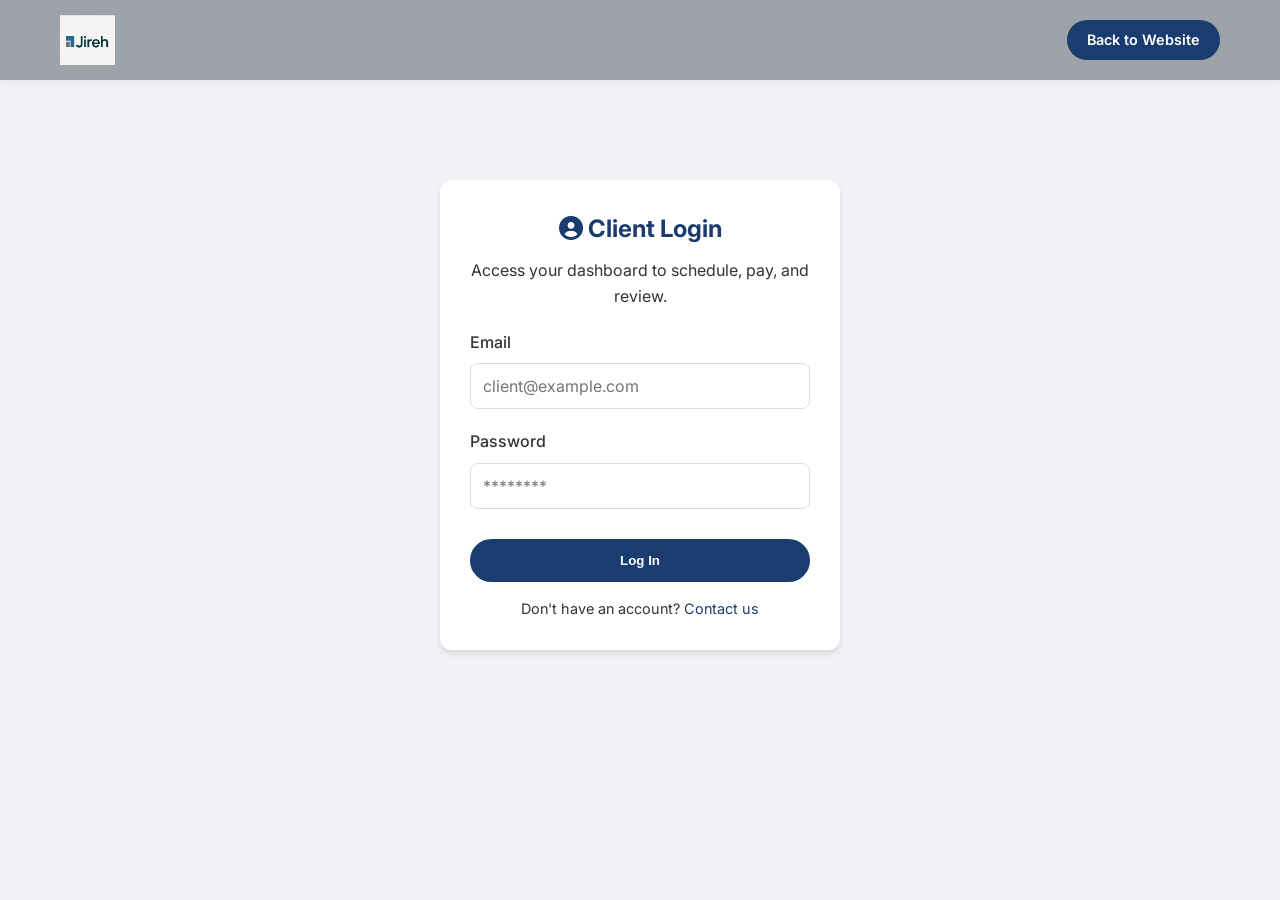
<file: portal.html>
<!DOCTYPE html>
<html lang="en">

<head>
    <meta charset="UTF-8">
    <meta name="viewport" content="width=device-width, initial-scale=1.0">
    <title>Client Portal | Jireh Cleaning</title>
    <link rel="stylesheet" href="style.css">
    <link href="https://fonts.googleapis.com/css2?family=Inter:wght@400;500;600;700&display=swap" rel="stylesheet">
    <link rel="stylesheet" href="https://cdnjs.cloudflare.com/ajax/libs/font-awesome/6.0.0/css/all.min.css">
</head>

<body class="portal-body">

    <!-- Simple Nav -->
    <nav class="navbar">
        <div class="container nav-container">
            <a href="index.html" class="logo">
                <img src="logo.png" alt="Jireh Cleaning Logo">
            </a>
            <a href="index.html" class="btn-primary-small">Back to Website</a>
        </div>
    </nav>

    <div class="container portal-container">

        <!-- Login View -->
        <div id="loginView" class="portal-card login-card">
            <h2><i class="fas fa-user-circle"></i> Client Login</h2>
            <p>Access your dashboard to schedule, pay, and review.</p>
            <form id="loginForm">
                <div class="form-group">
                    <label>Email</label>
                    <input type="email" required placeholder="client@example.com">
                </div>
                <div class="form-group">
                    <label>Password</label>
                    <input type="password" required placeholder="********">
                </div>
                <button type="submit" class="btn-primary block-btn">Log In</button>
                <p style="margin-top:15px; font-size:0.9rem; text-align:center;">Don't have an account? <a
                        href="index.html#contact" style="color:var(--primary-color);">Contact us</a></p>
            </form>
        </div>

        <!-- Dashboard View (Hidden by default) -->
        <div id="dashboardView" class="dashboard-grid" style="display: none;">

            <!-- Sidebar / Welcome -->
            <div class="portal-card welcome-card">
                <h3>Welcome back, Sarah!</h3>
                <p>Member since 2024</p>
                <div class="balance-box">
                    <span>Outstanding Balance</span>
                    <strong style="color: #dc3545;">$150.00</strong>
                    <button class="btn-primary-small"
                        onclick="alert('Proceeding to Secure Payment Gateway... (Prototype)')">Pay Now</button>
                </div>
            </div>

            <!-- Upcoming List -->
            <div class="portal-card schedule-card">
                <h3><i class="fas fa-calendar-alt"></i> Upcoming Cleans</h3>
                <div class="job-item">
                    <div class="job-date">
                        <strong>DEC</strong>
                        <span>15</span>
                    </div>
                    <div class="job-details">
                        <h4>Standard Clean</h4>
                        <p>10:00 AM - 2:00 PM</p>
                    </div>
                    <div class="job-actions">
                        <button class="btn-secondary" style="padding: 5px 10px; font-size: 0.8rem;"
                            onclick="alert('Reschedule request sent!')">Reschedule</button>
                        <button class="btn-danger-link" onclick="alert('Cancel request sent!')"><i
                                class="fas fa-times"></i></button>
                    </div>
                </div>
                <button class="btn-primary block-btn" style="margin-top: 20px;"
                    onclick="alert('Opening Scheduling Calendar... (Prototype)')"><i class="fas fa-plus"></i> Schedule
                    New Clean</button>
            </div>

            <!-- Feedback -->
            <div class="portal-card feedback-card">
                <h3><i class="fas fa-star"></i> Rate Last Clean</h3>
                <p>How was your clean on Dec 1st?</p>
                <div class="star-rating">
                    <i class="far fa-star" onclick="this.classList.toggle('fas');this.classList.toggle('far')"></i>
                    <i class="far fa-star" onclick="this.classList.toggle('fas');this.classList.toggle('far')"></i>
                    <i class="far fa-star" onclick="this.classList.toggle('fas');this.classList.toggle('far')"></i>
                    <i class="far fa-star" onclick="this.classList.toggle('fas');this.classList.toggle('far')"></i>
                    <i class="far fa-star" onclick="this.classList.toggle('fas');this.classList.toggle('far')"></i>
                </div>
                <textarea placeholder="Leave a comment for your cleaner..." rows="3"
                    style="width:100%; margin-top:10px; padding:10px; border-radius:5px; border:1px solid #ddd;"></textarea>
                <button class="btn-secondary block-btn" onclick="alert('Thank you for your feedback!')">Submit
                    Review</button>
            </div>

        </div>
    </div>

    <script src="script.js"></script>
</body>

</html>
</file>
<file: style.css>
/* CSS Variables */
:root {
    /* Colors inspired by the logo (Approximations based on description: Dark Blue, Grey) */
    --primary-color: #1a3c6e;
    /* Dark Blue */
    --secondary-color: #6c757d;
    /* Grey */
    --accent-color: #00b4d8;
    /* Brighter Blue for accents */
    --bg-light: #f8f9fa;
    --text-dark: #333;
    --text-light: #666;
    --white: #ffffff;
    --shadow: 0 4px 6px rgba(0, 0, 0, 0.1);
    --transition: all 0.3s ease;
}

/* Global Styles */
* {
    box-sizing: border-box;
    margin: 0;
    padding: 0;
}

body {
    font-family: 'Inter', sans-serif;
    line-height: 1.6;
    color: var(--text-dark);
    background-color: var(--white);
}

a {
    text-decoration: none;
    color: inherit;
}

ul {
    list-style: none;
}

img {
    max-width: 100%;
    display: block;
}

.container {
    max-width: 1200px;
    margin: 0 auto;
    padding: 0 20px;
}

/* Buttons */
.btn-primary,
.btn-primary-small,
.btn-secondary {
    display: inline-block;
    padding: 12px 24px;
    border-radius: 50px;
    font-weight: 600;
    cursor: pointer;
    transition: var(--transition);
    text-align: center;
}

.btn-primary {
    background-color: var(--primary-color);
    color: var(--white);
    border: 2px solid var(--primary-color);
}

.btn-primary:hover {
    background-color: transparent;
    color: var(--primary-color);
}

.btn-secondary {
    background-color: transparent;
    color: var(--primary-color);
    border: 2px solid var(--primary-color);
    margin-left: 10px;
}

.btn-secondary:hover {
    background-color: var(--primary-color);
    color: var(--white);
}

.btn-primary-small {
    background-color: var(--primary-color);
    color: var(--white);
    padding: 8px 20px;
    font-size: 0.9rem;
}

.btn-primary-small:hover {
    opacity: 0.9;
}

.block-btn {
    width: 100%;
    margin-top: 10px;
}

/* Typography */
h1,
h2,
h3 {
    color: var(--primary-color);
    font-weight: 700;
}

.section-title {
    font-size: 2.5rem;
    text-align: center;
    margin-bottom: 10px;
}

.section-subtitle {
    text-align: center;
    color: var(--text-light);
    margin-bottom: 50px;
    font-size: 1.1rem;
}

.section {
    padding: 80px 0;
}

/* Navigation */
.navbar {
    background-color: rgba(108, 117, 125, 0.63);
    backdrop-filter: blur(10px);
    position: sticky;
    top: 0;
    z-index: 1000;
    box-shadow: 0 2px 10px rgba(0, 0, 0, 0.05);
}

.nav-container {
    display: flex;
    justify-content: space-between;
    align-items: center;
    height: 80px;
}

.logo img {
    height: 50px;
    /* Adjust based on actual logo ratio */
}

.nav-links {
    display: flex;
    align-items: center;
    gap: 30px;
}

.nav-links li a {
    font-weight: 500;
    color: var(--text-dark);
    font-size: 0.95rem;
    transition: color 0.3s;
}

.nav-links li a:hover {
    color: var(--primary-color);
}

.hamburger {
    display: none;
    font-size: 1.5rem;
    cursor: pointer;
    color: var(--primary-color);
}

/* Hero Section */
.hero {
    height: 90vh;
    /* Almost full height */
    min-height: 600px;
    background: linear-gradient(rgba(255, 255, 255, 0.8), rgba(255, 255, 255, 0.6)), url('Cleaning Picture.png');
    /* Placeholder hero image */
    background-size: cover;
    background-position: center;
    display: flex;
    align-items: center;
    text-align: center;
}

.hero-content {
    max-width: 800px;
}

.hero h1 {
    font-size: 3.5rem;
    margin-bottom: 20px;
    line-height: 1.2;
}

.hero p {
    font-size: 1.2rem;
    color: var(--text-dark);
    margin-bottom: 40px;
}

/* Reviews Section */
.reviews-section {
    background-color: var(--white);
    padding: 80px 0;
}

.reviews-grid {
    display: grid;
    grid-template-columns: repeat(auto-fit, minmax(250px, 1fr));
    gap: 30px;
    margin-bottom: 50px;
}

.review-stars {
    color: #ffd700;
    font-size: 1.2rem;
    margin-bottom: 15px;
}

.review-author {
    font-weight: 700;
    color: var(--primary-color);
}

/* Trust Indicators */
.trust-indicators {
    display: flex;
    justify-content: center;
    align-items: center;
    gap: 40px;
    flex-wrap: wrap;
    margin-top: 40px;
}

.google-review-btn {
    display: inline-flex;
    align-items: center;
    gap: 10px;
    background-color: #fff;
    color: #3c4043;
    padding: 10px 20px;
    border-radius: 24px;
    font-weight: 500;
    text-decoration: none;
    box-shadow: 0 1px 3px rgba(60, 64, 67, 0.3);
    border: 1px solid #dadce0;
    transition: background-color 0.2s, box-shadow 0.2s;
}

.google-review-btn:hover {
    background-color: #f8f9fa;
    box-shadow: 0 4px 8px rgba(60, 64, 67, 0.3);
    color: #3c4043;
}

.google-review-btn i {
    font-size: 1.2rem;
}

/* Center BBB Badge */
.bbb-badge {
    display: flex;
    justify-content: center;
    align-items: center;
}

/* =============================================
   GOOGLE REVIEWS SLIDESHOW — RESPONSIVE
   ============================================= */

/* Summary badge */
.google-summary-badge {
    display: flex;
    align-items: center;
    justify-content: center;
    flex-wrap: wrap;
    gap: 20px;
    background: #fff;
    border: 1px solid #dadce0;
    border-radius: 16px;
    padding: 20px 30px;
    margin-bottom: 40px;
    box-shadow: 0 2px 8px rgba(0, 0, 0, 0.07);
}

.google-logo-box {
    display: flex;
    align-items: center;
    gap: 10px;
    font-weight: 700;
    font-size: 1.1rem;
    color: #3c4043;
}

.google-logo-box .fab.fa-google {
    font-size: 1.6rem;
    color: #4285F4;
}

.google-rating-score {
    display: flex;
    align-items: center;
    gap: 10px;
    flex-wrap: wrap;
}

.score-num {
    font-size: 2rem;
    font-weight: 700;
    color: var(--primary-color);
}

.google-rating-score .stars {
    color: #ffd700;
    font-size: 1.1rem;
}

.review-count {
    font-size: 0.9rem;
    color: #666;
}

.btn-google-maps {
    display: inline-flex;
    align-items: center;
    gap: 8px;
    background-color: var(--primary-color);
    color: #fff;
    padding: 10px 20px;
    border-radius: 24px;
    font-weight: 600;
    font-size: 0.9rem;
    text-decoration: none;
    transition: opacity 0.2s;
}

.btn-google-maps:hover {
    opacity: 0.85;
    color: #fff;
}

/* Slideshow wrapper */
.reviews-slideshow-wrapper {
    position: relative;
    display: flex;
    align-items: center;
    gap: 12px;
}

/* Arrow buttons */
.slideshow-btn {
    flex-shrink: 0;
    background: var(--primary-color);
    color: #fff;
    border: none;
    border-radius: 50%;
    width: 44px;
    height: 44px;
    font-size: 1rem;
    cursor: pointer;
    display: flex;
    align-items: center;
    justify-content: center;
    box-shadow: 0 2px 8px rgba(0,0,0,0.15);
    transition: background 0.2s, transform 0.2s;
    z-index: 2;
}

.slideshow-btn:hover {
    background: #0d2a52;
    transform: scale(1.08);
}

/* Track container — clips overflow */
.reviews-slideshow-track-container {
    flex: 1;
    overflow: hidden;
}

/* The scrolling track */
.reviews-slideshow-track {
    display: flex;
    gap: 24px;
    transition: transform 0.45s cubic-bezier(0.4, 0, 0.2, 1);
    will-change: transform;
}

/* Each card — width driven by CSS variable --cards-visible */
.review-card {
    flex-shrink: 0;
    width: calc((100% - (var(--cards-visible, 3) - 1) * 24px) / var(--cards-visible, 3));
    background: #fff;
    border-radius: 16px;
    box-shadow: 0 4px 16px rgba(0,0,0,0.08);
    padding: 0;
    text-align: left;
    transition: box-shadow 0.3s, transform 0.3s;
    cursor: pointer;
}

.review-card:hover {
    transform: translateY(-6px);
    box-shadow: 0 10px 28px rgba(0,0,0,0.13);
}

/* Clickable link wrapper inside card */
.review-card-link {
    display: flex;
    flex-direction: column;
    height: 100%;
    padding: 24px;
    text-decoration: none;
    color: inherit;
    border-radius: 16px;
}

/* Card header: avatar + name + google icon */
.review-card-header {
    display: flex;
    align-items: center;
    gap: 12px;
    margin-bottom: 14px;
}

.reviewer-avatar {
    width: 46px;
    height: 46px;
    border-radius: 50%;
    display: flex;
    align-items: center;
    justify-content: center;
    font-weight: 700;
    font-size: 1.2rem;
    color: #fff;
    flex-shrink: 0;
}

.avatar-purple { background: #7c3aed; }
.avatar-red    { background: #dc2626; }
.avatar-blue   { background: #2563eb; }
.avatar-green  { background: #16a34a; }
.avatar-orange { background: #ea580c; }

.reviewer-info {
    flex: 1;
}

.reviewer-info h4 {
    margin: 0 0 2px;
    font-size: 1rem;
    color: var(--text-dark);
}

.reviewer-badge {
    font-size: 0.78rem;
    color: #666;
}

.reviewer-badge .fab.fa-google {
    color: #4285F4;
    margin-right: 3px;
}

.google-card-icon {
    font-size: 1.3rem;
    color: #4285F4;
    flex-shrink: 0;
}

/* Stars + date */
.review-rating {
    display: flex;
    align-items: center;
    gap: 10px;
    margin-bottom: 12px;
}

.review-rating .stars {
    color: #ffd700;
    font-size: 0.95rem;
}

.review-date {
    font-size: 0.82rem;
    color: #888;
}

/* Review body text */
.review-card .review-text {
    font-style: italic;
    color: #444;
    font-size: 0.97rem;
    line-height: 1.65;
    flex: 1;
    margin-bottom: 16px;
    text-align: left;
}

/* Footer link */
.review-footer {
    margin-top: auto;
    padding-top: 10px;
    border-top: 1px solid #f0f0f0;
}

.maps-link-text {
    font-size: 0.82rem;
    color: var(--primary-color);
    font-weight: 600;
}

.maps-link-text i {
    font-size: 0.75rem;
    margin-left: 3px;
}

/* Dot pagination */
.slideshow-dots {
    display: flex;
    justify-content: center;
    gap: 8px;
    margin-top: 28px;
}

.slideshow-dots .dot {
    width: 10px;
    height: 10px;
    border-radius: 50%;
    background: #ccc;
    cursor: pointer;
    transition: background 0.3s, transform 0.3s;
    border: none;
    padding: 0;
}

.slideshow-dots .dot.active {
    background: var(--primary-color);
    transform: scale(1.3);
}

/* =============================================
   RESPONSIVE BREAKPOINTS FOR REVIEW CARDS
   ============================================= */

/* Desktop: 3 cards visible */
@media (min-width: 1024px) {
    .reviews-slideshow-track-container,
    .review-card {
        --cards-visible: 3;
    }
}

/* Tablet: 2 cards visible */
@media (min-width: 600px) and (max-width: 1023px) {
    .reviews-slideshow-track-container,
    .review-card {
        --cards-visible: 2;
    }
    .slideshow-btn {
        width: 38px;
        height: 38px;
        font-size: 0.9rem;
    }
}

/* Phone: 1 card visible */
@media (max-width: 599px) {
    .reviews-slideshow-track-container,
    .review-card {
        --cards-visible: 1;
    }
    .review-card-link {
        padding: 18px;
    }
    .slideshow-btn {
        width: 34px;
        height: 34px;
        font-size: 0.85rem;
    }
    .google-summary-badge {
        padding: 16px 18px;
        gap: 12px;
    }
    .score-num {
        font-size: 1.6rem;
    }
}

/* Services Section */
.services-section {
    background-color: var(--bg-light);
}

.services-grid {
    display: grid;
    grid-template-columns: repeat(auto-fit, minmax(300px, 1fr));
    gap: 30px;
}

.service-card {
    background: var(--white);
    padding: 40px 30px;
    border-radius: 12px;
    box-shadow: var(--shadow);
    text-align: center;
    transition: var(--transition);
}

.service-card:hover {
    transform: translateY(-10px);
}

.icon-box {
    font-size: 2.5rem;
    color: var(--primary-color);
    margin-bottom: 20px;
}

.service-card h3 {
    margin-bottom: 15px;
    font-size: 1.4rem;
}

.service-card p {
    color: var(--text-light);
}

/* Gallery Section */
.gallery-section {
    background-color: var(--white);
}

.gallery-grid {
    display: grid;
    grid-template-columns: repeat(auto-fit, minmax(280px, 1fr));
    gap: 20px;
}

.gallery-item {
    border-radius: 12px;
    overflow: hidden;
    height: 250px;
    box-shadow: var(--shadow);
}

.gallery-item img {
    width: 100%;
    height: 100%;
    object-fit: cover;
    transition: transform 0.5s ease;
}

.gallery-item:hover img {
    transform: scale(1.05);
}

/* About Section */
.about-section {
    background-color: var(--bg-light);
}

.about-content {
    text-align: center;
    max-width: 800px;
}

/* Contact Section */
.contact-section {
    background: linear-gradient(135deg, var(--primary-color), #2d4f85);
    color: var(--white);
}

.contact-wrapper {
    display: grid;
    grid-template-columns: 1fr 1fr;
    gap: 50px;
    align-items: center;
}

.contact-info h2 {
    color: var(--white);
    margin-bottom: 15px;
    text-align: left;
}

.contact-info p {
    margin-bottom: 30px;
    font-size: 1.1rem;
    opacity: 0.9;
}

.contact-details li {
    margin-bottom: 15px;
    font-size: 1.1rem;
    display: flex;
    align-items: center;
    gap: 15px;
}

.quote-form {
    background: var(--white);
    padding: 40px;
    border-radius: 12px;
    box-shadow: 0 10px 30px rgba(0, 0, 0, 0.2);
    color: var(--text-dark);
}

.form-group {
    margin-bottom: 20px;
}

.form-group label {
    display: block;
    margin-bottom: 8px;
    font-weight: 500;
}

.form-group input,
.form-group select,
.form-group textarea {
    width: 100%;
    padding: 12px;
    border: 1px solid #ddd;
    border-radius: 8px;
    font-family: inherit;
    font-size: 1rem;
    transition: border 0.3s;
}

.form-group input:focus,
.form-group select:focus,
.form-group textarea:focus {
    border-color: var(--primary-color);
    outline: none;
}

/* Form Required Asterisk */
.required {
    color: #dc3545;
    /* Red color for asterisk */
    margin-left: 4px;
}

/* Detailed Form Styling */
.quote-form-detailed {
    background: var(--white);
    padding: 30px;
    border-radius: 12px;
    box-shadow: 0 10px 30px rgba(0, 0, 0, 0.2);
    color: var(--text-dark);
}

.form-row {
    display: flex;
    gap: 20px;
}

.form-row .form-group {
    flex: 1;
}

.radio-group,
.checkbox-group {
    display: flex;
    flex-wrap: wrap;
    gap: 15px;
    margin-top: 5px;
}

.radio-group label,
.checkbox-group label {
    display: flex;
    align-items: center;
    gap: 8px;
    font-size: 0.95rem;
    cursor: pointer;
    font-weight: 400;
}

.checkbox-group label {
    flex-basis: 45%;
    /* 2 columns for checkboxes */
}

.form-group input[type="radio"],
.form-group input[type="checkbox"] {
    width: auto;
    /* Reset width for radios/checks */
    margin: 0;
}

/* Footer */
footer {
    background-color: #111;
    color: #888;
    padding: 40px 0;
    text-align: center;
}

.footer-content {
    display: flex;
    flex-direction: column;
    gap: 20px;
    align-items: center;
}

.social-links {
    display: flex;
    gap: 20px;
}

.social-links a {
    color: #fff;
    font-size: 1.2rem;
    transition: color 0.3s;
}

.social-links a:hover {
    color: var(--primary-color);
}

/* Responsive Design */
@media (max-width: 768px) {
    .nav-links {
        display: none;
        /* Mobile menu needed */
        position: absolute;
        top: 80px;
        left: 0;
        width: 100%;
        background: var(--white);
        flex-direction: column;
        padding: 20px 0;
        box-shadow: 0 5px 10px rgba(0, 0, 0, 0.1);
    }

    .nav-links.active {
        display: flex;
    }

    .hamburger {
        display: block;
    }

    .hero h1 {
        font-size: 2.5rem;
    }

    .contact-wrapper {
        grid-template-columns: 1fr;
    }

    .contact-info {
        text-align: center;
    }

    .contact-info h2 {
        text-align: center;
    }

    .contact-details {
        display: inline-block;
        text-align: left;
    }
}

/* Range Slider */
.range-container {
    display: flex;
    flex-direction: column;
    gap: 5px;
}

.range-container input[type="range"] {
    width: 100%;
}

/* PORTAL STYLES */
.portal-body {
    background-color: #f0f2f5;
    min-height: 100vh;
}

.portal-container {
    padding-top: 50px;
    min-height: calc(100vh - 80px);
    display: flex;
    justify-content: center;
    align-items: flex-start;
}

.portal-card {
    background: var(--white);
    padding: 30px;
    border-radius: 12px;
    box-shadow: var(--shadow);
    margin-bottom: 20px;
}

/* Login Card */
.login-card {
    width: 100%;
    max-width: 400px;
    text-align: center;
    margin-top: 50px;
}

.login-card h2 {
    color: var(--primary-color);
    margin-bottom: 10px;
}

.login-card form {
    text-align: left;
    margin-top: 20px;
}

/* Dashboard Grid */
.dashboard-grid {
    display: grid;
    grid-template-columns: repeat(auto-fit, minmax(300px, 1fr));
    gap: 20px;
    width: 100%;
}

.balance-box {
    background: #fff0f0;
    padding: 15px;
    border-radius: 8px;
    border: 1px solid #ffccd0;
    margin-top: 15px;
    text-align: center;
    display: flex;
    flex-direction: column;
    gap: 10px;
}

.job-item {
    display: flex;
    align-items: center;
    gap: 15px;
    padding: 15px;
    background: #f8f9fa;
    border-radius: 8px;
    margin-bottom: 10px;
}

.job-date {
    background: var(--primary-color);
    color: white;
    padding: 5px 10px;
    border-radius: 8px;
    text-align: center;
    line-height: 1.2;
}

.job-date span {
    display: block;
    font-size: 1.2rem;
    font-weight: bold;
}

.job-details {
    flex: 1;
}

.job-actions button {
    margin-left: 5px;
}

.btn-danger-link {
    background: none;
    border: none;
    color: #dc3545;
    cursor: pointer;
    font-size: 1.2rem;
}

.star-rating {
    font-size: 1.5rem;
    color: #ffd700;
    margin: 10px 0;
    cursor: pointer;
}

/* Existing Styles... */

/* --- Modal Styles --- */
.modal {
    display: none;
    position: fixed;
    z-index: 2000;
    left: 0;
    top: 0;
    width: 100%;
    height: 100%;
    overflow: auto;
    background-color: rgba(0, 0, 0, 0.5);
    backdrop-filter: blur(5px);
}

.modal-content {
    background-color: #fff;
    margin: 10% auto;
    /* 15% from the top and centered */
    padding: 30px;
    border-radius: 15px;
    width: 90%;
    max-width: 450px;
    box-shadow: 0 5px 15px rgba(0, 0, 0, 0.3);
    position: relative;
    animation: slideDown 0.3s ease-out;
}

@keyframes slideDown {
    from {
        transform: translateY(-50px);
        opacity: 0;
    }

    to {
        transform: translateY(0);
        opacity: 1;
    }
}

.close-modal {
    color: #aaa;
    float: right;
    font-size: 28px;
    font-weight: bold;
    cursor: pointer;
    position: absolute;
    right: 20px;
    top: 10px;
}

.close-modal:hover,
.close-modal:focus {
    color: var(--primary-color);
    text-decoration: none;
    cursor: pointer;
}

/* Authentication Tabs */
.auth-tabs {
    display: flex;
    justify-content: space-around;
    margin-bottom: 20px;
    border-bottom: 2px solid #eee;
}

.tab-btn {
    background: none;
    border: none;
    padding: 10px 20px;
    font-size: 1rem;
    cursor: pointer;
    color: #666;
    font-weight: 500;
    border-bottom: 3px solid transparent;
    transition: all 0.3s ease;
}

.tab-btn.active {
    color: var(--primary-color);
    border-bottom: 3px solid var(--primary-color);
}

.auth-form {
    display: none;
}

.auth-form.active {
    display: block;
}

.auth-form h3 {
    margin-bottom: 15px;
    color: var(--text-dark);
}

.auth-form .form-group {
    margin-bottom: 15px;
}

.auth-form input {
    width: 100%;
    padding: 12px;
    border: 1px solid #ddd;
    border-radius: 8px;
    font-size: 1rem;
}

.btn-primary.block-btn,
.btn-secondary.block-btn {
    width: 100%;
    margin-top: 10px;
}

.auth-separator {
    text-align: center;
    margin: 15px 0;
    color: #999;
    font-size: 0.9rem;
    position: relative;
}

.auth-separator::before,
.auth-separator::after {
    content: "";
    position: absolute;
    top: 50%;
    width: 40%;
    height: 1px;
    background-color: #eee;
}

.auth-separator::before {
    left: 0;
}

.auth-separator::after {
    right: 0;
}

.auth-link {
    text-align: center;
    margin-top: 15px;
    font-size: 0.9rem;
}

.auth-link a {
    color: var(--primary-color);
    text-decoration: none;
    font-weight: 600;
}

/* --- Dashboard Styles --- */
.dashboard-section {
    padding: 100px 0 50px;
    background-color: #f9f9f9;
}

.dashboard-header {
    display: flex;
    justify-content: space-between;
    align-items: center;
    margin-bottom: 30px;
}

.dashboard-header h2 {
    color: var(--primary-color);
}

.dashboard-grid {
    display: grid;
    grid-template-columns: repeat(auto-fit, minmax(300px, 1fr));
    gap: 30px;
}

.dashboard-card {
    background: white;
    padding: 25px;
    border-radius: 12px;
    box-shadow: 0 4px 10px rgba(0, 0, 0, 0.05);
}

.dashboard-card h3 {
    margin-bottom: 20px;
    padding-bottom: 10px;
    border-bottom: 1px solid #eee;
    color: var(--secondary-color);
}

.appt-card {
    background: #fdfdfd;
    border: 1px solid #eee;
    padding: 15px;
    border-radius: 8px;
    margin-bottom: 15px;
    display: flex;
    justify-content: space-between;
    align-items: center;
}

.appt-info {
    display: flex;
    flex-direction: column;
}

.appt-info strong {
    color: var(--text-dark);
    margin-bottom: 5px;
}

.appt-info span {
    font-size: 0.9rem;
    color: #666;
}

.btn-cancel {
    background-color: #ff4d4d;
    color: white;
    border: none;
    padding: 5px 10px;
    border-radius: 5px;
    cursor: pointer;
    font-size: 0.8rem;
    transition: background 0.3s;
}

.btn-cancel:hover {
    background-color: #e60000;
}

/* --- Mobile Fixes for Modal --- */
@media (max-width: 600px) {
    .modal-content {
        margin: 20% auto;
        padding: 20px;
    }
}

/* --- Jireh Accessibility Widget (Refactored) --- */

/* Floating Toggle Button */
#jab-toggle-btn {
    position: fixed;
    bottom: 20px;
    right: 20px;
    background-color: #2c3e50;
    /* Dark Blue */
    color: #fff;
    border: none;
    border-radius: 50%;
    width: 60px;
    height: 60px;
    font-size: 28px;
    z-index: 2147483647;
    cursor: pointer;
    box-shadow: 0 4px 15px rgba(0, 0, 0, 0.3);
    transition: transform 0.3s;
    display: flex;
    align-items: center;
    justify-content: center;
}

#jab-toggle-btn:hover {
    transform: scale(1.1);
    background-color: #1a252f;
}

/* Popup Menu */
#jab-menu {
    position: fixed;
    bottom: 90px;
    right: 20px;
    width: 300px;
    background-color: #fff;
    border-radius: 12px;
    box-shadow: 0 5px 25px rgba(0, 0, 0, 0.2);
    z-index: 2147483647;
    padding: 15px;
    border: 1px solid #eee;
    font-family: 'Inter', sans-serif;
    animation: jabSlideUp 0.3s ease-out;
}

@keyframes jabSlideUp {
    from {
        opacity: 0;
        transform: translateY(20px);
    }

    to {
        opacity: 1;
        transform: translateY(0);
    }
}

.jab-header {
    display: flex;
    justify-content: space-between;
    align-items: center;
    border-bottom: 2px solid #f0f0f0;
    padding-bottom: 10px;
    margin-bottom: 15px;
}

.jab-header h3 {
    margin: 0;
    font-size: 1.1rem;
    color: #333;
}

#jab-close-menu {
    background: none;
    border: none;
    font-size: 24px;
    color: #999;
    cursor: pointer;
}

.jab-controls {
    display: grid;
    grid-template-columns: 1fr 1fr;
    gap: 10px;
}

/* Feature Buttons */
.jab-controls button {
    background-color: #f8f9fa;
    border: 1px solid #e9ecef;
    border-radius: 8px;
    padding: 12px;
    font-size: 0.9rem;
    color: #333;
    cursor: pointer;
    display: flex;
    flex-direction: column;
    align-items: center;
    gap: 8px;
    transition: all 0.2s;
}

.jab-controls button i {
    font-size: 1.2rem;
    color: #2c3e50;
}

.jab-controls button:hover {
    background-color: #e2e6ea;
    transform: translateY(-2px);
}

.jab-controls button.active {
    background-color: #2c3e50;
    color: #fff;
    border-color: #2c3e50;
}

.jab-controls button.active i {
    color: #ffd700;
}

/* Reset Button */
#jab-btn-reset {
    width: 100%;
    margin-top: 15px;
    padding: 10px;
    background: #ff4d4d;
    color: white;
    border: none;
    border-radius: 6px;
    cursor: pointer;
    font-weight: bold;
}

#jab-btn-reset:hover {
    background: #cc0000;
}

/* Responsive */
@media (max-width: 480px) {
    #jab-menu {
        width: 90%;
        right: 5%;
        left: 5%;
    }
}

/* --- Accessibility Modes --- */

/* Font Sizing */
html.jab-font-large {
    font-size: 115% !important;
}

html.jab-font-xlarge {
    font-size: 130% !important;
}

/* High Contrast */
body.jab-high-contrast {
    background-color: #000 !important;
    color: #fff !important;
}

body.jab-high-contrast * {
    background-color: #000 !important;
    color: #fff !important;
    border-color: #fff !important;
    box-shadow: none !important;
}

body.jab-high-contrast a {
    color: #ffff00 !important;
    text-decoration: underline !important;
}

body.jab-high-contrast button {
    background-color: #222 !important;
    color: #fff !important;
    border: 2px solid #fff !important;
}

/* Highlight Links */
body.jab-highlight-links a {
    background-color: #ffff00 !important;
    color: #000 !important;
    border-bottom: 2px solid #000 !important;
    font-weight: bold !important;
}

/* Responsive adjustment for toolbar */
@media (max-width: 600px) {
    #jireh-accessibility-bar {
        height: auto;
        padding: 10px;
    }

    .jab-container {
        flex-wrap: wrap;
        justify-content: center;
    }
}
</file>
